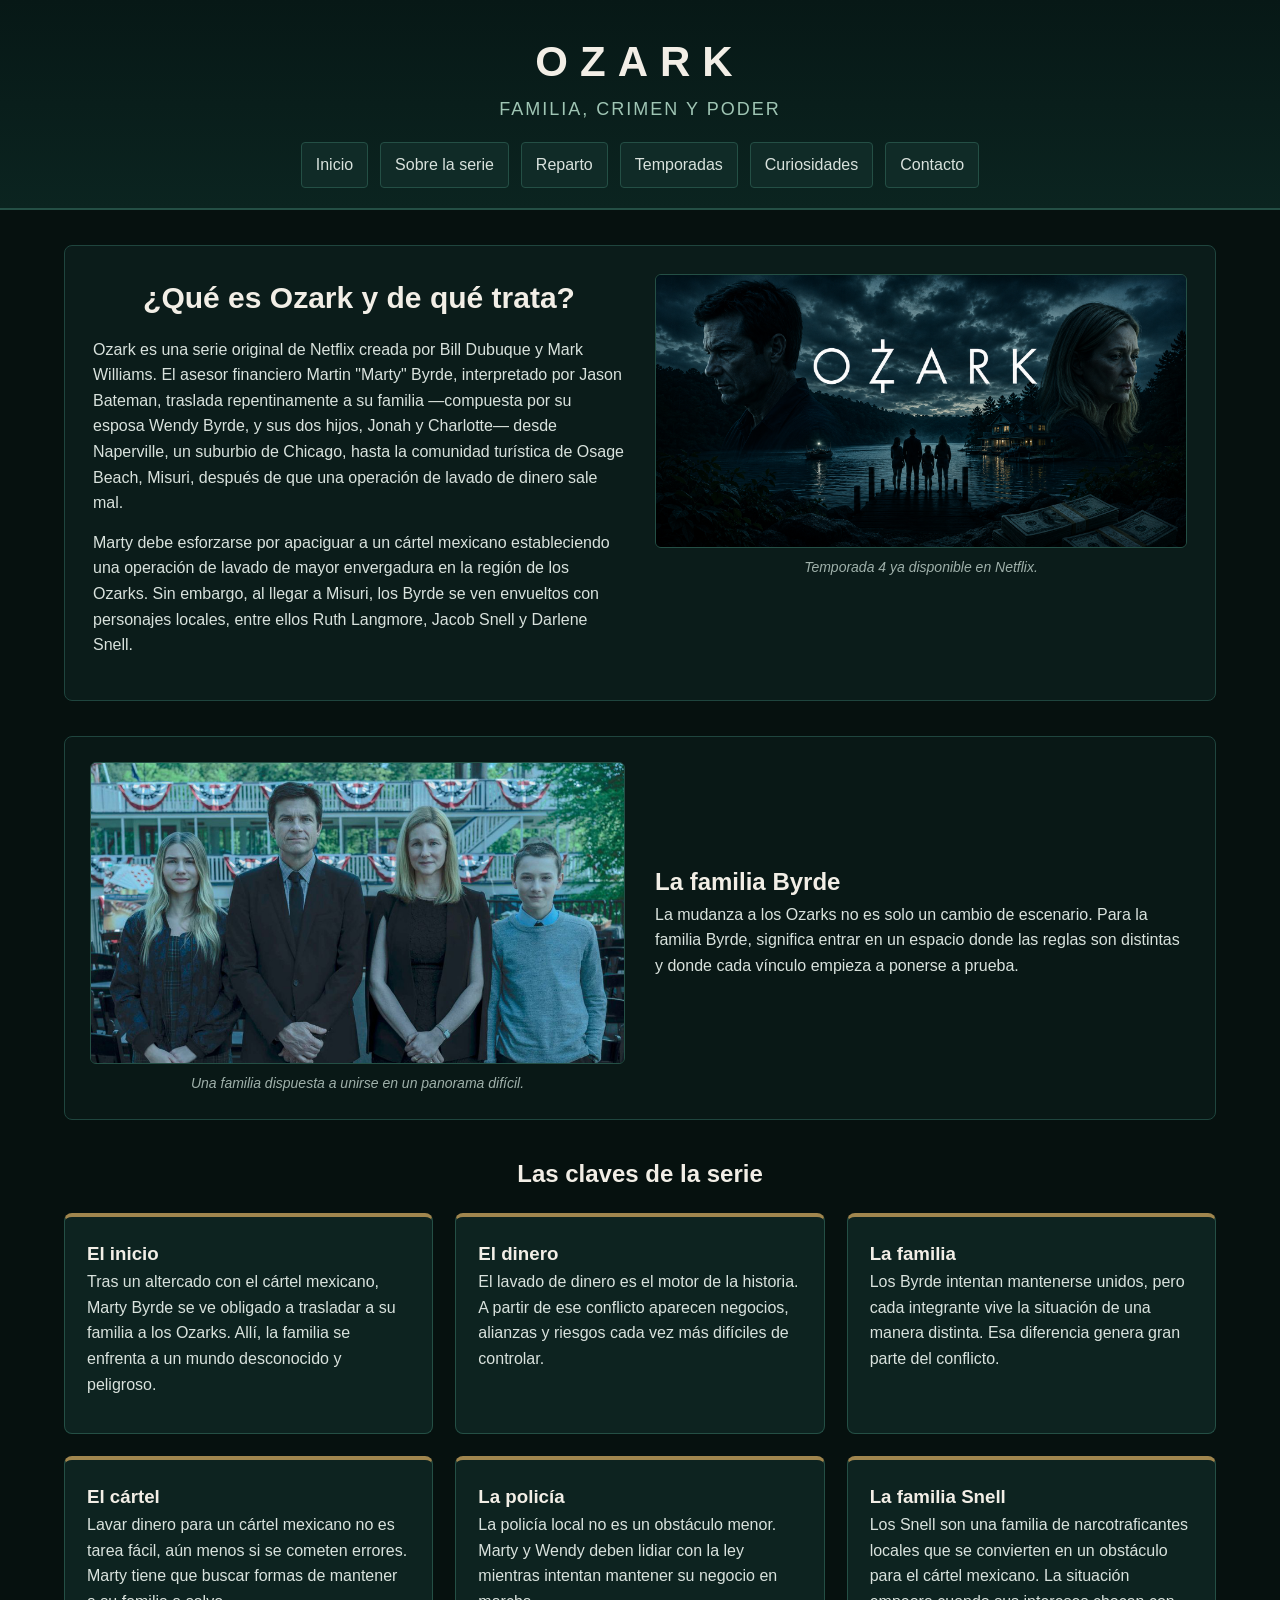
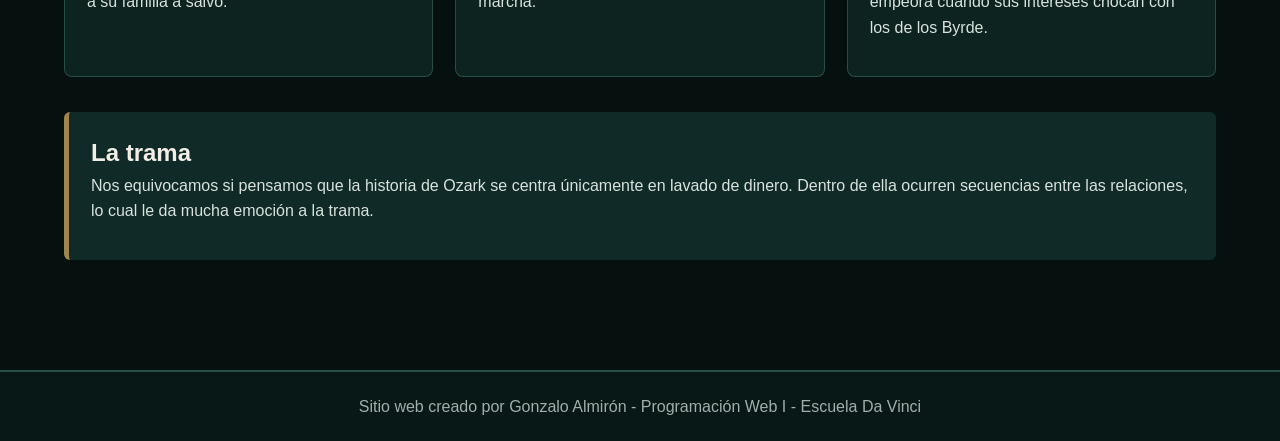
<file: index.html>
<!DOCTYPE html>
<html lang="es">
<head>
    <meta charset="UTF-8">
    <meta name="viewport" content="width=device-width, initial-scale=1.0">
    <title>Inicio - Ozark</title>

    <link rel="icon" href="img/logo-ozark.jpg">
    <link rel="stylesheet" href="css/estilos.css">
</head>
<body>

    <header class="encabezado">
        <h1>
            <span class="marca-ozark">Ozark</span>
            <span class="nombre-sitio">familia, crimen y poder</span>
        </h1>

        <nav class="navegacion">
            <ul>
                <li><a href="index.html">Inicio</a></li>
                <li><a href="paginas/info.html">Sobre la serie</a></li>
                <li><a href="paginas/reparto.html">Reparto</a></li>
                <li><a href="paginas/temporadas.html">Temporadas</a></li>
                <li><a href="paginas/curiosidades.html">Curiosidades</a></li>
                <li><a href="paginas/contacto.html">Contacto</a></li>
            </ul>
        </nav>
    </header>

    <main>
        <section class="presentacion">
            <article class="texto-presentacion">
                <h2>¿Qué es Ozark y de qué trata?</h2>

                <p>
                    Ozark es una serie original de Netflix creada por Bill Dubuque y Mark Williams. El asesor financiero Martin "Marty" Byrde, interpretado por Jason Bateman, traslada repentinamente a su familia —compuesta por su esposa Wendy Byrde, y sus dos hijos, Jonah y Charlotte— desde Naperville, un suburbio de Chicago, hasta la comunidad turística de Osage Beach, Misuri, después de que una operación de lavado de dinero sale mal.
                </p>

                <p>
                    Marty debe esforzarse por apaciguar a un cártel mexicano estableciendo una operación de lavado de mayor envergadura en la región de los Ozarks. Sin embargo, al llegar a Misuri, los Byrde se ven envueltos con personajes locales, entre ellos Ruth Langmore, Jacob Snell y Darlene Snell.
                </p>
            </article>

            <figure class="imagen-principal">
                <img src="img/ozarkindex.jpg" alt="Banner de la serie Ozark">
                <figcaption>Temporada 4 ya disponible en Netflix.</figcaption>
            </figure>
        </section>

        <section class="galeria-inicio">
            <figure class="imagen-secundaria">
                <img src="img/familia.jpg" alt="Familia Byrde">
                <figcaption>Una familia dispuesta a unirse en un panorama difícil.</figcaption>
            </figure>

            <article class="texto-secundario">
                <h2>La familia Byrde</h2>

                <p>
                    La mudanza a los Ozarks no es solo un cambio de escenario. Para la familia Byrde,
                    significa entrar en un espacio donde las reglas son distintas y donde cada vínculo
                    empieza a ponerse a prueba.
                </p>
            </article>
        </section>

        <section class="claves-inicio">
            <h2>Las claves de la serie</h2>

            <div class="tarjetas-claves">
                <article class="tarjeta tarjeta-clave">
                    <h3>El inicio</h3>

                    <p>
                        Tras un altercado con el cártel mexicano, Marty Byrde se ve obligado a trasladar a su familia a los Ozarks. Allí, la familia se enfrenta a un mundo desconocido y peligroso.
                    </p>
                </article>

                <article class="tarjeta tarjeta-clave">
                    <h3>El dinero</h3>

                    <p>
                        El lavado de dinero es el motor de la historia. A partir de ese conflicto
                        aparecen negocios, alianzas y riesgos cada vez más difíciles de controlar.
                    </p>
                </article>

                <article class="tarjeta tarjeta-clave">
                    <h3>La familia</h3>

                    <p>
                        Los Byrde intentan mantenerse unidos, pero cada integrante vive la situación
                        de una manera distinta. Esa diferencia genera gran parte del conflicto.
                    </p>
                </article>

                <article class="tarjeta tarjeta-clave">
                    <h3>El cártel</h3>

                    <p>
                        Lavar dinero para un cártel mexicano no es tarea fácil, aún menos si se cometen errores. Marty tiene que buscar formas de mantener a su familia a salvo.
                    </p>
                </article>

                <article class="tarjeta tarjeta-clave">
                    <h3>La policía</h3>

                    <p>
                        La policía local no es un obstáculo menor. Marty y Wendy deben lidiar con la ley
                        mientras intentan mantener su negocio en marcha.
                    </p>
                </article>

                <article class="tarjeta tarjeta-clave">
                    <h3>La familia Snell</h3>

                    <p>
                        Los Snell son una familia de narcotraficantes locales que se convierten en un obstáculo
                        para el cártel mexicano. La situación empeora cuando sus intereses chocan con los de los Byrde.
                    </p>
                </article>
            </div>
        </section>

        <aside class="dato-destacado">
            <h2>La trama</h2>

            <p>
                Nos equivocamos si pensamos que la historia de Ozark se centra únicamente en lavado de dinero. Dentro de ella ocurren secuencias entre las relaciones, lo cual le da mucha emoción a la trama.
            </p>
        </aside>
    </main>

    <footer>
        <p>Sitio web creado por Gonzalo Almirón - Programación Web I - Escuela Da Vinci</p>
    </footer>

</body>
</html>
</file>
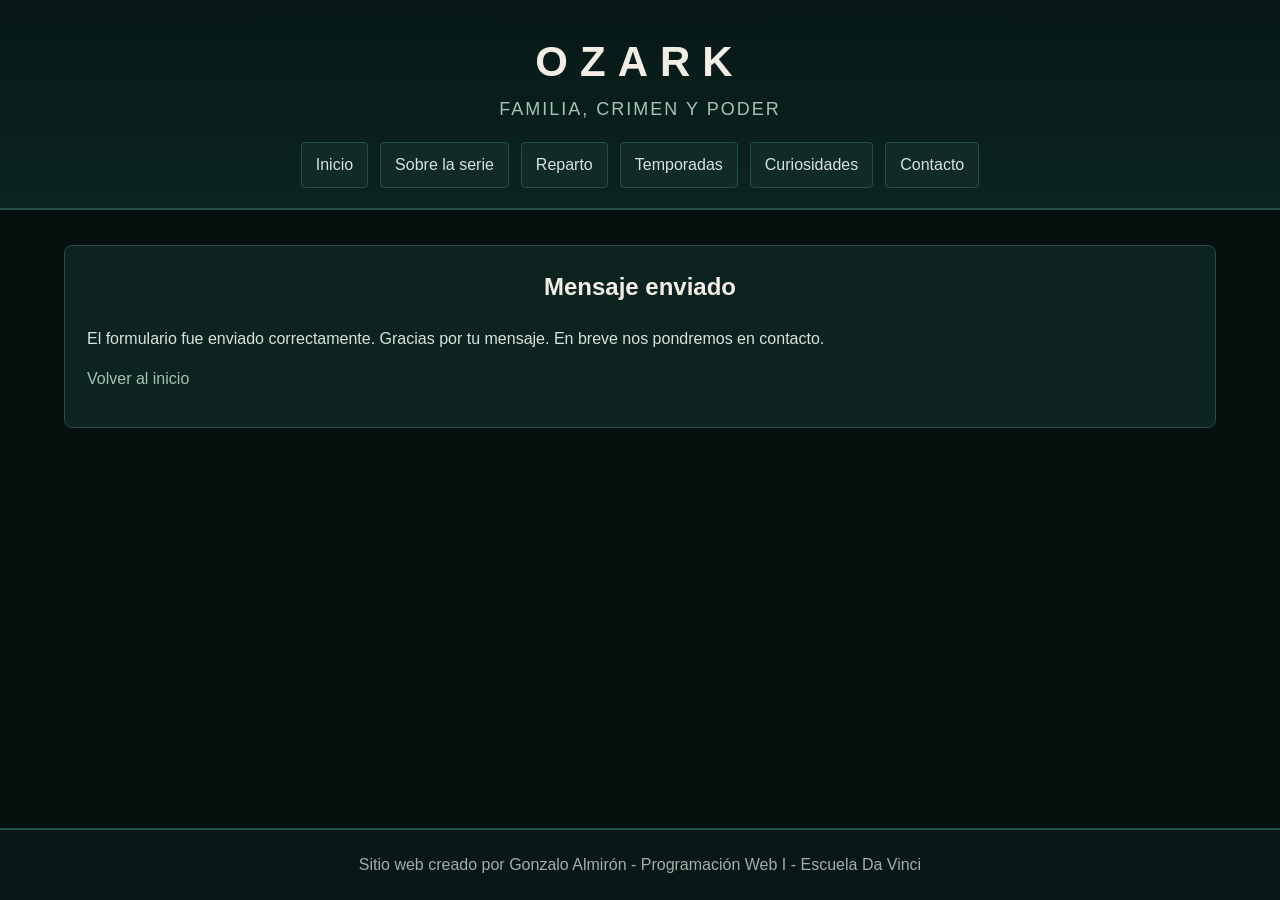
<file: confirmacion.html>
<!DOCTYPE html>
<html lang="es">
<head>
    <meta charset="UTF-8">
    <meta name="viewport" content="width=device-width, initial-scale=1.0">
    <title>Mensaje enviado - Ozark</title>

    <link rel="icon" href="img/logo-ozark.jpg">
    <link rel="stylesheet" href="css/estilos.css">
</head>
<body>

    <header class="encabezado">
        <h1>
            <span class="marca-ozark">Ozark</span>
            <span class="nombre-sitio">familia, crimen y poder</span>
        </h1>

        <nav class="navegacion">
            <ul>
                <li><a href="index.html">Inicio</a></li>
                <li><a href="paginas/info.html">Sobre la serie</a></li>
                <li><a href="paginas/reparto.html">Reparto</a></li>
                <li><a href="paginas/temporadas.html">Temporadas</a></li>
                <li><a href="paginas/curiosidades.html">Curiosidades</a></li>
                <li><a href="paginas/contacto.html">Contacto</a></li>
            </ul>
        </nav>
    </header>

    <main>
        <section class="bloques-inicio">
            <article class="tarjeta">
                <h2>Mensaje enviado</h2>

                <p>
                    El formulario fue enviado correctamente. Gracias por tu mensaje. En breve nos pondremos en contacto.
                </p>

                <p>
                    <a href="index.html">Volver al inicio</a>
                </p>
            </article>
        </section>
    </main>

    <footer>
        <p>Sitio web creado por Gonzalo Almirón - Programación Web I - Escuela Da Vinci</p>
    </footer>

</body>
</html>
</file>
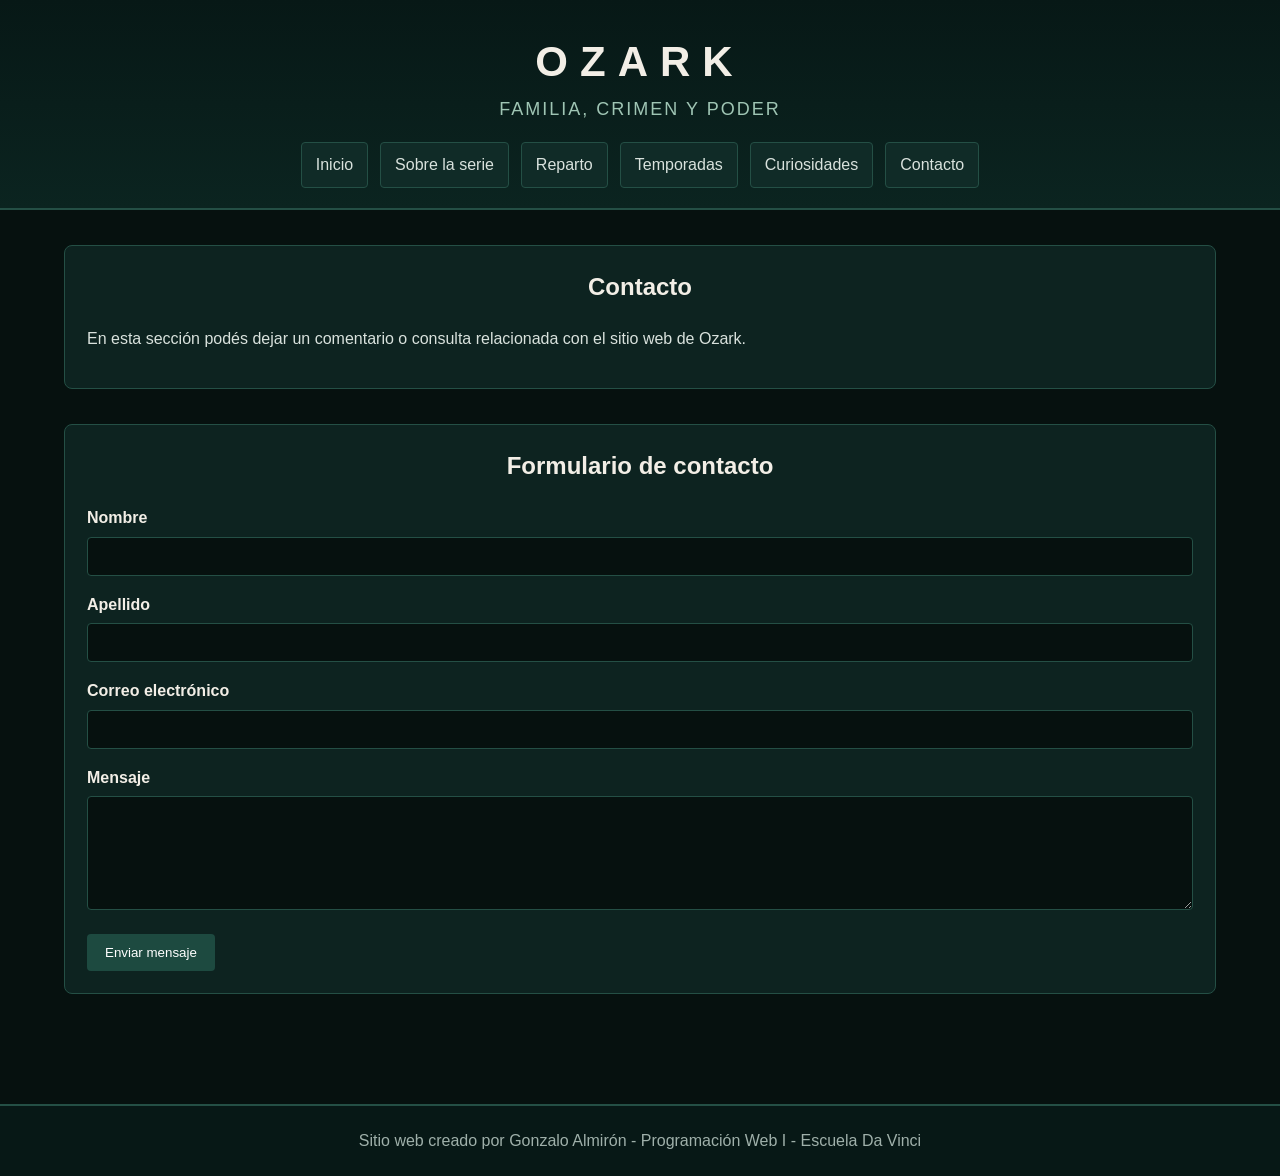
<file: paginas/contacto.html>
<!DOCTYPE html>
<html lang="es">
<head>
    <meta charset="UTF-8">
    <meta name="viewport" content="width=device-width, initial-scale=1.0">
    <title>Contacto - Ozark</title>

    <link rel="icon" href="../img/logo-ozark.jpg">
    <link rel="stylesheet" href="../css/estilos.css">
</head>
<body>

    <header class="encabezado">
        <h1>
            <span class="marca-ozark">Ozark</span>
            <span class="nombre-sitio">familia, crimen y poder</span>
        </h1>

        <nav class="navegacion">
            <ul>
                <li><a href="../index.html">Inicio</a></li>
                <li><a href="info.html">Sobre la serie</a></li>
                <li><a href="reparto.html">Reparto</a></li>
                <li><a href="temporadas.html">Temporadas</a></li>
                <li><a href="curiosidades.html">Curiosidades</a></li>
                <li><a href="contacto.html">Contacto</a></li>
            </ul>
        </nav>
    </header>

    <main>
        <section class="bloques-inicio">
            <article class="tarjeta">
                <h2>Contacto</h2>

                <p>
                    En esta sección podés dejar un comentario o consulta relacionada con el sitio web de Ozark.
                </p>
            </article>
        </section>

        <section class="bloques-inicio">
            <article class="tarjeta">
                <h2>Formulario de contacto</h2>

                <form action="../confirmacion.html" method="get">
                    <div>
                        <label for="nombre">Nombre</label>
                        <input
                            type="text"
                            id="nombre"
                            name="nombre"
                            required
                            minlength="2">
                    </div>

                    <div>
                        <label for="apellido">Apellido</label>
                        <input
                            type="text"
                            id="apellido"
                            name="apellido"
                            required
                            minlength="2">
                    </div>

                    <div>
                        <label for="email">Correo electrónico</label>
                        <input
                            type="email"
                            id="email"
                            name="email"
                            required>
                    </div>

                    <div>
                        <label for="mensaje">Mensaje</label>
                        <textarea
                            id="mensaje"
                            name="mensaje"
                            rows="6"
                            required
                            minlength="10"></textarea>
                    </div>

                    <button type="submit">Enviar mensaje</button>
                </form>
            </article>
        </section>
    </main>

    <footer >
        <p>Sitio web creado por Gonzalo Almirón - Programación Web I - Escuela Da Vinci</p>
    </footer>

</body>
</html>
</file>
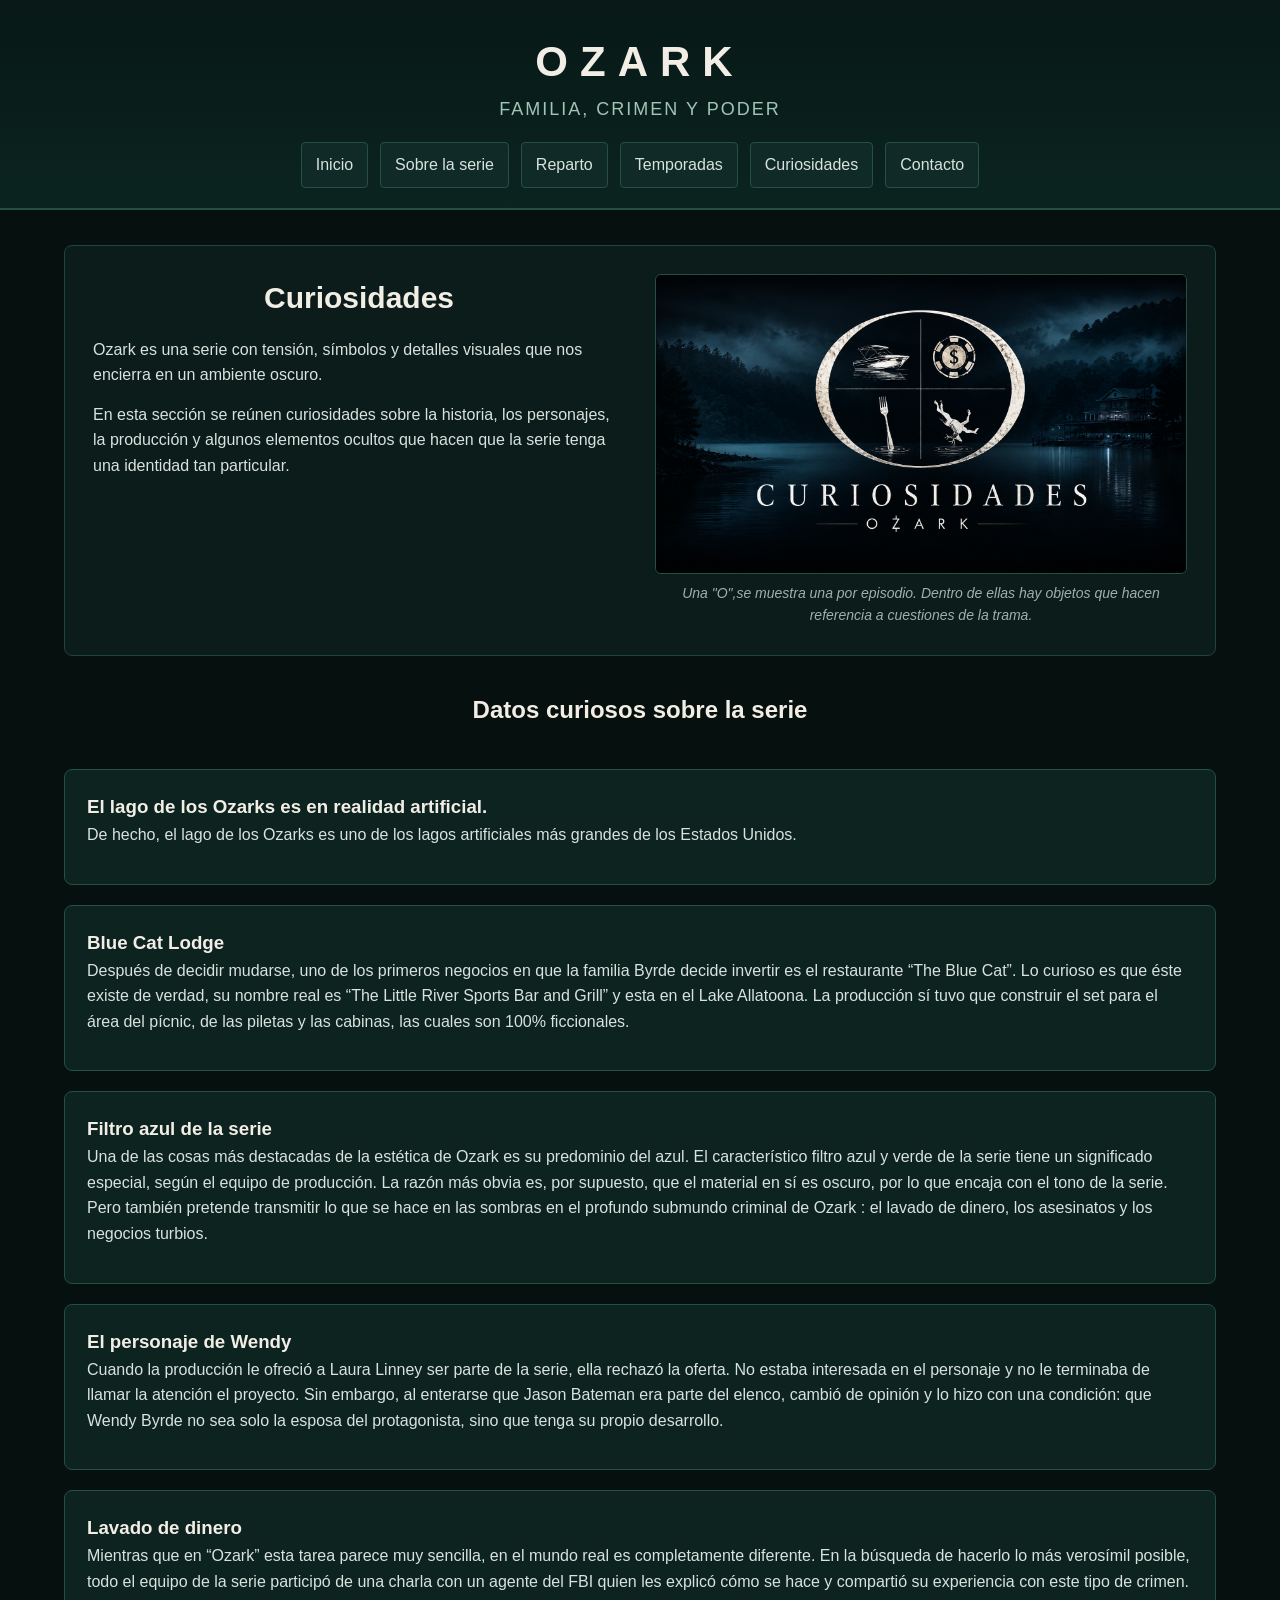
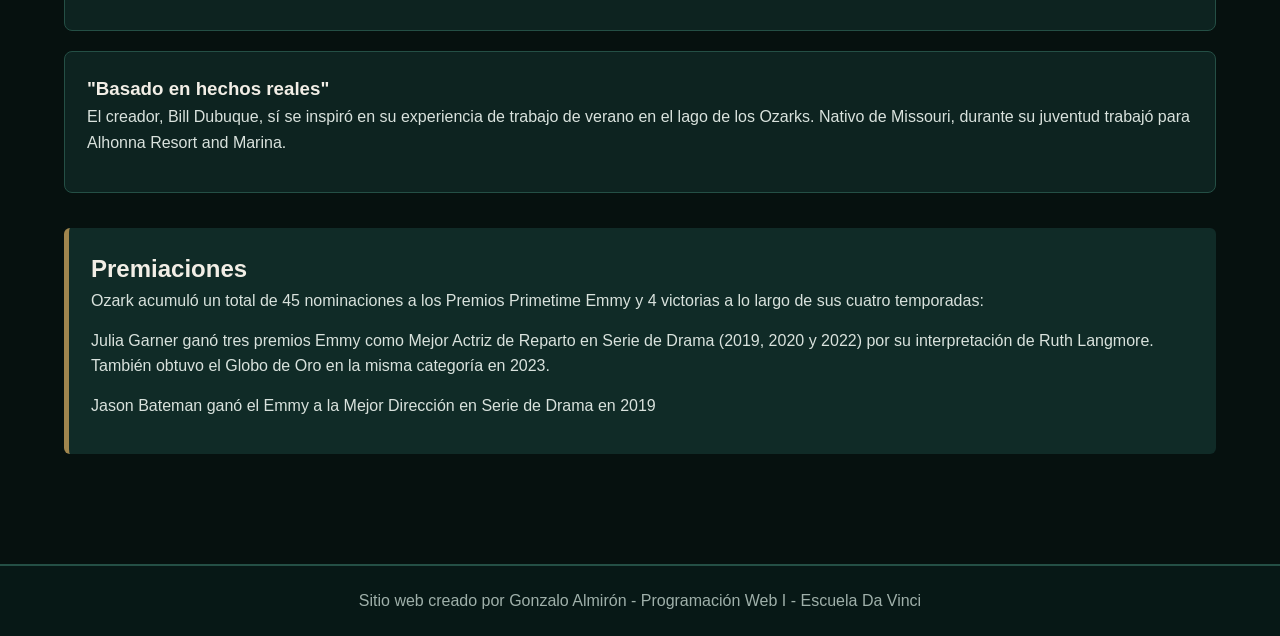
<file: paginas/curiosidades.html>
<!DOCTYPE html>
<html lang="es">
<head>
    <meta charset="UTF-8">
    <meta name="viewport" content="width=device-width, initial-scale=1.0">
    <title>Curiosidades - Ozark</title>

    <link rel="icon" href="../img/logo-ozark.jpg">
    <link rel="stylesheet" href="../css/estilos.css">
</head>
<body>

    <header class="encabezado">
        <h1>
            <span class="marca-ozark">Ozark</span>
            <span class="nombre-sitio">familia, crimen y poder</span>
        </h1>

        <nav class="navegacion">
            <ul>
                <li><a href="../index.html">Inicio</a></li>
                <li><a href="info.html">Sobre la serie</a></li>
                <li><a href="reparto.html">Reparto</a></li>
                <li><a href="temporadas.html">Temporadas</a></li>
                <li><a href="curiosidades.html">Curiosidades</a></li>
                <li><a href="contacto.html">Contacto</a></li>
            </ul>
        </nav>
    </header>

    <main>
        <section class="presentacion">
            <article class="texto-presentacion">
                <h2>Curiosidades</h2>

                <p>
                    Ozark es una serie con tensión, símbolos y detalles visuales que nos encierra en un ambiente oscuro. 
                </p>

                <p>
                   En esta sección se reúnen curiosidades sobre la historia, los personajes, la producción y algunos elementos ocultos que hacen que la serie tenga una identidad tan particular.
                </p>
            </article>

            <figure class="imagen-principal">
                <img src="../img/curiosidades.jpg" alt="Marty Byrde esposado en una escena de Ozark">
                <figcaption>Una "O",se muestra una por episodio. Dentro de ellas hay objetos que hacen referencia a cuestiones de la trama. </figcaption>
            </figure>
        </section>

        <section class="bloques-inicio">
            <h2>Datos curiosos sobre la serie</h2>

            <article class="tarjeta">
                <h3>El lago de los Ozarks es en realidad artificial.</h3>

                <p>
                    De hecho, el lago de los Ozarks es uno de los lagos artificiales más grandes de los Estados Unidos.
                </p>
            </article>

            <article class="tarjeta">
                <h3>Blue Cat Lodge</h3>

                <p>
                    Después de decidir mudarse, uno de los primeros negocios en que la familia Byrde decide invertir es el restaurante “The Blue Cat”. Lo curioso es que éste existe de verdad, su nombre real es “The Little River Sports Bar and Grill” y esta en el Lake Allatoona. La producción sí tuvo que construir el set para el área del pícnic, de las piletas y las cabinas, las cuales son 100% ficcionales.
                </p>
            </article>

            <article class="tarjeta">
                <h3>Filtro azul de la serie</h3>

                <p>
                    Una de las cosas más destacadas de la estética de Ozark es su predominio del azul. El característico filtro azul y verde de la serie tiene un significado especial, según el equipo de producción. La razón más obvia es, por supuesto, que el material en sí es oscuro, por lo que encaja con el tono de la serie. Pero también pretende transmitir lo que se hace en las sombras en el profundo submundo criminal de Ozark : el lavado de dinero, los asesinatos y los negocios turbios. 
                </p>
            </article>

            <article class="tarjeta">
                <h3>El personaje de Wendy</h3>

                <p>
                    Cuando la producción le ofreció a Laura Linney ser parte de la serie, ella rechazó la oferta. No estaba interesada en el personaje y no le terminaba de llamar la atención el proyecto. Sin embargo, al enterarse que Jason Bateman era parte del elenco, cambió de opinión y lo hizo con una condición: que Wendy Byrde no sea solo la esposa del protagonista, sino que tenga su propio desarrollo. 
                </p>
            </article>

            <article class="tarjeta">
                <h3>Lavado de dinero</h3>

                <p>
                   Mientras que en “Ozark” esta tarea parece muy sencilla, en el mundo real es completamente diferente. En la búsqueda de hacerlo lo más verosímil posible, todo el equipo de la serie participó de una charla con un agente del FBI quien les explicó cómo se hace y compartió su experiencia con este tipo de crimen.
                </p>
            </article>

            <article class="tarjeta">
                <h3>"Basado en hechos reales"</h3>

                <p>
                    El creador, Bill Dubuque, sí se inspiró en su experiencia de trabajo de verano en el lago de los Ozarks. Nativo de Missouri, durante su juventud trabajó para Alhonna Resort and Marina.
                </p>
            </article>
        </section>

        <aside class="dato-destacado">
            <h2>Premiaciones</h2>

            <p>
                Ozark acumuló un total de 45 nominaciones a los Premios Primetime Emmy y 4 victorias a lo largo de sus cuatro temporadas:
            </p>
            <p>Julia Garner ganó tres premios Emmy como Mejor Actriz de Reparto en Serie de Drama (2019, 2020 y 2022) por su interpretación de Ruth Langmore. También obtuvo el Globo de Oro en la misma categoría en 2023.</p>
            <p>Jason Bateman ganó el Emmy a la Mejor Dirección en Serie de Drama en 2019</p>
        </aside>
    </main>

    <footer>
        <p>Sitio web creado por Gonzalo Almirón - Programación Web I - Escuela Da Vinci</p>
    </footer>

</body>
</html>
</file>
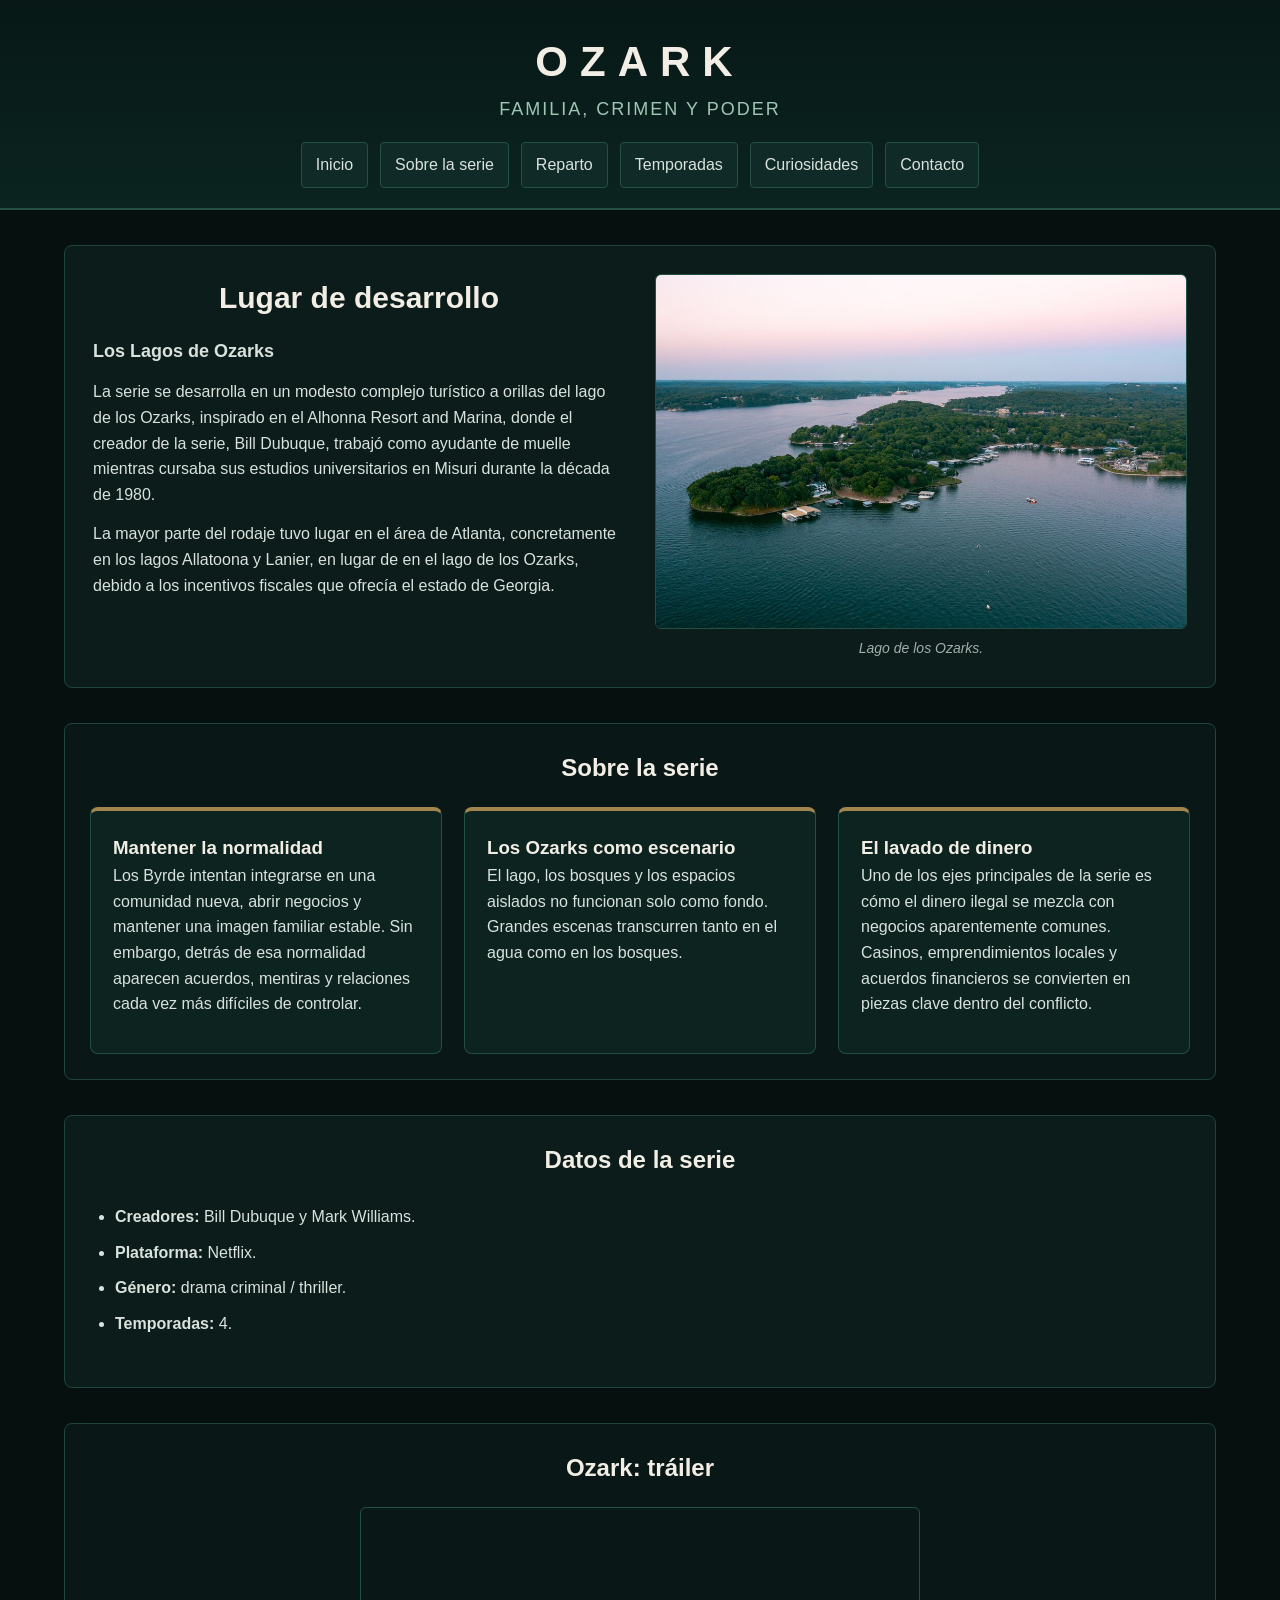
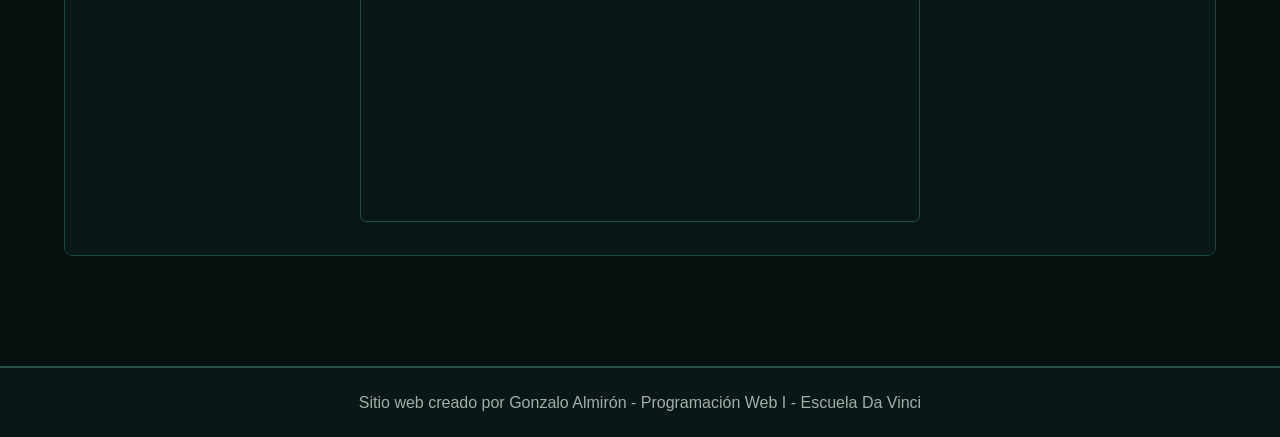
<file: paginas/info.html>
<!DOCTYPE html>
<html lang="es">
<head>
    <meta charset="UTF-8">
    <meta name="viewport" content="width=device-width, initial-scale=1.0">
    <title>Ozark : Información</title>

    <link rel="icon" href="../img/logo-ozark.jpg">
    <link rel="stylesheet" href="../css/estilos.css">
</head>
<body>

    <header class="encabezado">
        <h1>
            <span class="marca-ozark">Ozark</span>
            <span class="nombre-sitio">familia, crimen y poder</span>
        </h1>

        <nav class="navegacion">
            <ul>
                <li><a href="../index.html">Inicio</a></li>
                <li><a href="info.html">Sobre la serie</a></li>
                <li><a href="reparto.html">Reparto</a></li>
                <li><a href="temporadas.html">Temporadas</a></li>
                <li><a href="curiosidades.html">Curiosidades</a></li>
                <li><a href="contacto.html">Contacto</a></li>
            </ul>
        </nav>
    </header>

    <main>
        <section class="presentacion">
            <article class="texto-presentacion">
                <h2>Lugar de desarrollo</h2>

                <p class="texto-importante">
                    Los Lagos de Ozarks
                </p>

                <p>
                    La serie se desarrolla en un modesto complejo turístico a orillas del lago de los Ozarks, inspirado en el Alhonna Resort and Marina, donde el creador de la serie, Bill Dubuque, trabajó como ayudante de muelle mientras cursaba sus estudios universitarios en Misuri durante la década de 1980.
                </p>

                <p>
                    La mayor parte del rodaje tuvo lugar en el área de Atlanta, concretamente en los lagos Allatoona y Lanier, en lugar de en el lago de los Ozarks, debido a los incentivos fiscales que ofrecía el estado de Georgia.
                </p>
            </article>

            <figure class="imagen-principal">
                <img src="../img/ozark-bosque.jpeg" alt="Imagen promocional oscura de la serie Ozark">
                <figcaption>Lago de los Ozarks.</figcaption>
            </figure>
        </section>

        <section class="info-serie">
            <h2>Sobre la serie</h2>

            <div class="tarjetas-claves">
                <article class="tarjeta tarjeta-clave">
                    <h3>Mantener la normalidad</h3>

                    <p>
                        Los Byrde intentan integrarse en una comunidad nueva, abrir negocios y mantener
                        una imagen familiar estable. Sin embargo, detrás de esa normalidad aparecen
                        acuerdos, mentiras y relaciones cada vez más difíciles de controlar.
                    </p>
                </article>

                <article class="tarjeta tarjeta-clave">
                    <h3>Los Ozarks como escenario</h3>

                    <p>
                        El lago, los bosques y los espacios aislados no funcionan solo como fondo.
                        Grandes escenas transcurren tanto en el agua como en los bosques.
                    </p>
                </article>

                <article class="tarjeta tarjeta-clave">
                    <h3>El lavado de dinero</h3>

                    <p>
                        Uno de los ejes principales de la serie es cómo el dinero ilegal se mezcla con negocios aparentemente comunes. Casinos, emprendimientos locales y acuerdos financieros se convierten en piezas clave dentro del conflicto.
                    </p>
                </article>
            </div>
        </section>

        <section class="datos-serie">
            <h2>Datos de la serie</h2>

            <ul class="lista-datos">
                <li><strong>Creadores:</strong> Bill Dubuque y Mark Williams.</li>
                <li><strong>Plataforma:</strong> Netflix.</li>
                <li><strong>Género:</strong> drama criminal / thriller.</li>
                <li><strong>Temporadas:</strong> 4.</li>
            </ul>
        </section>

        <section class="trailer">
            <article>
                <h2>Ozark: tráiler</h2>

                <iframe
                    width="560"
                    height="315"
                    src="https://www.youtube.com/embed/5hAXVqrljbs"
                    title="Tráiler oficial de Ozark"
                    allowfullscreen>
                </iframe>
            </article>
        </section>
    </main>

    <footer>
        <p>Sitio web creado por Gonzalo Almirón - Programación Web I - Escuela Da Vinci</p>
    </footer>

</body>
</html>
</file>
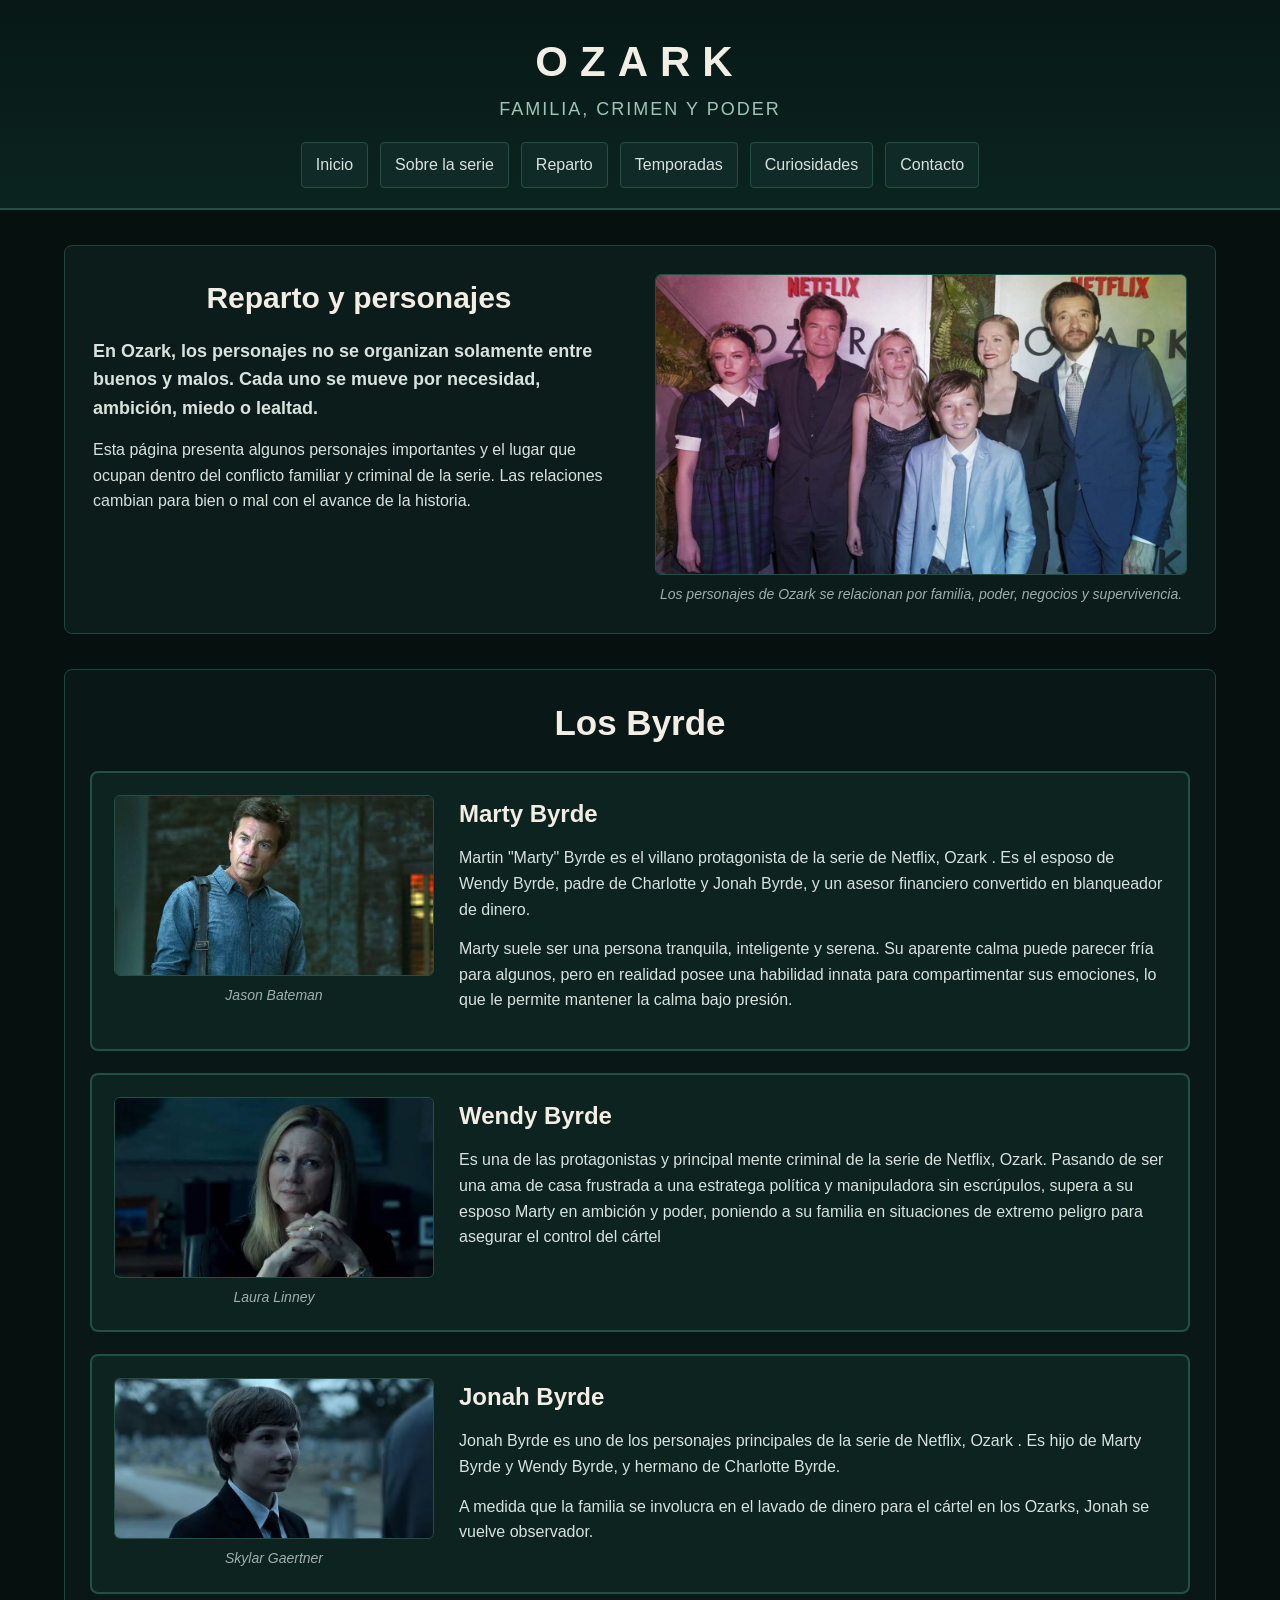
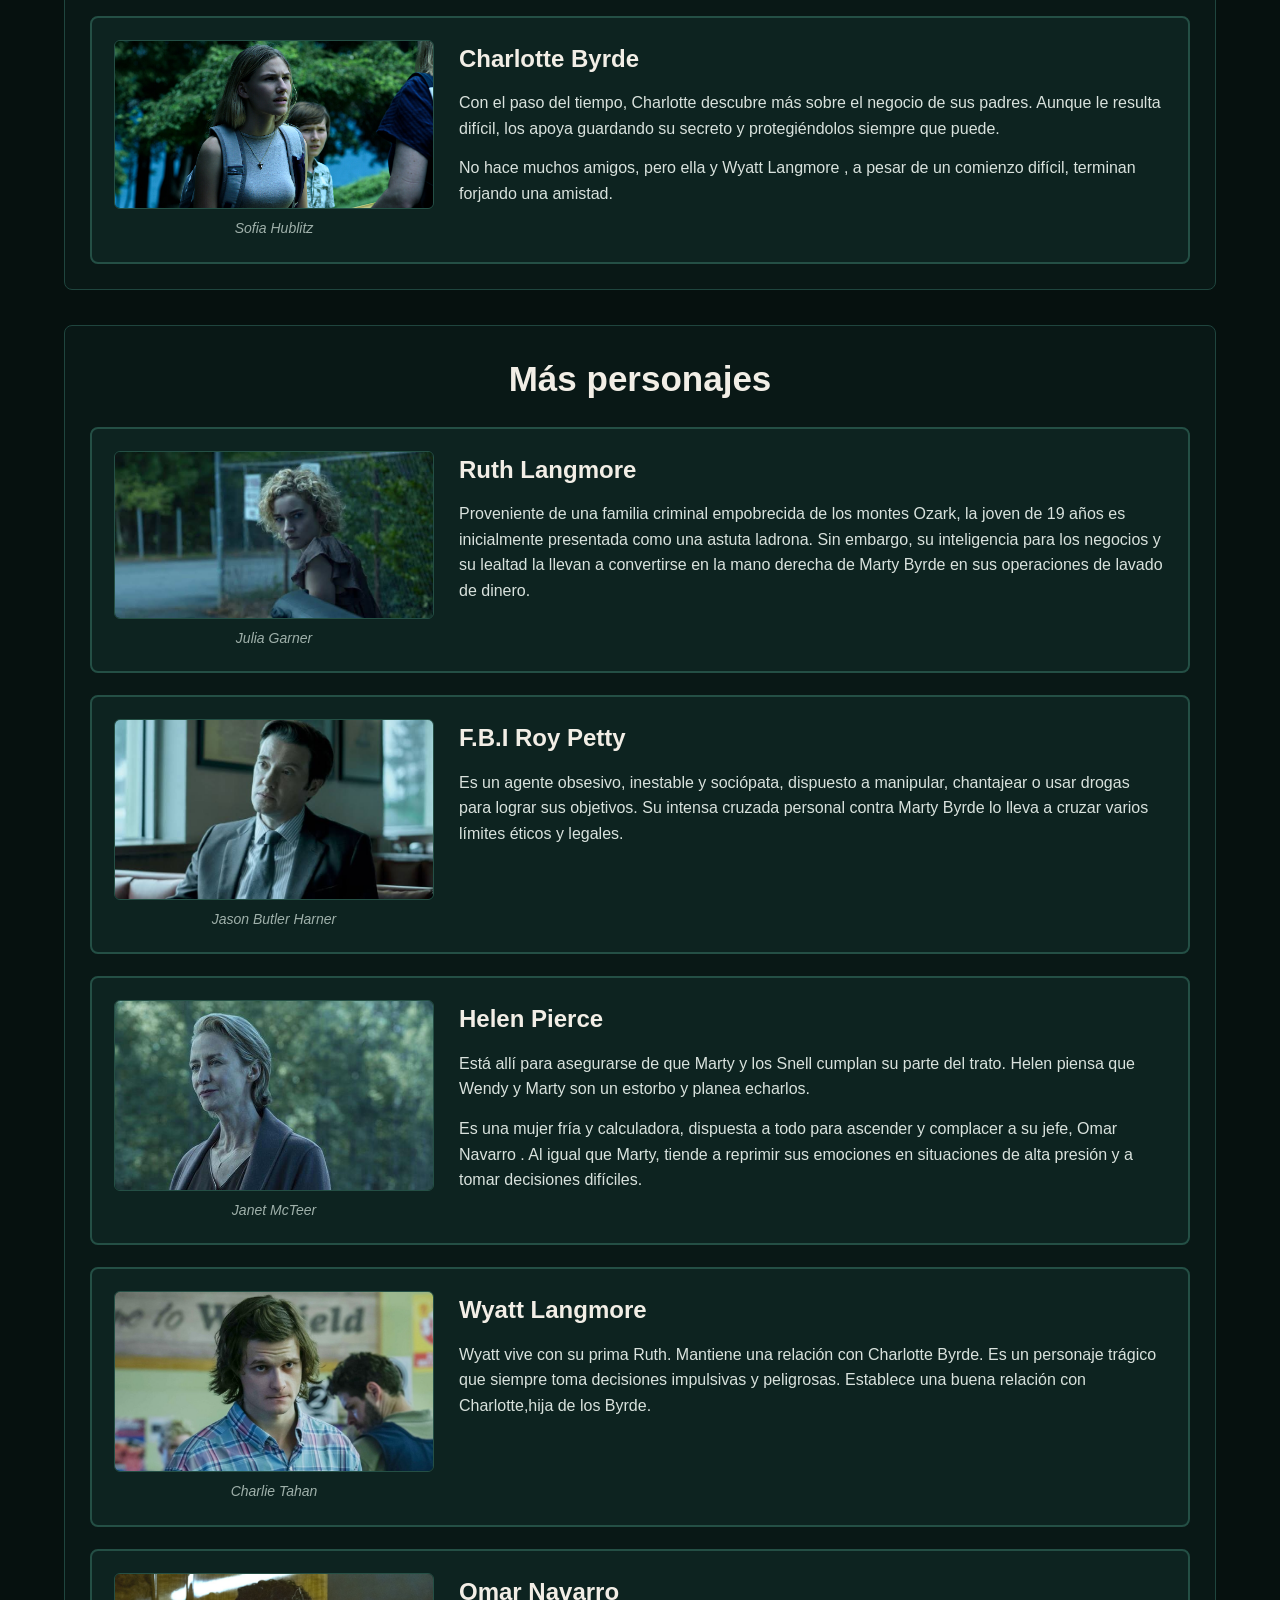
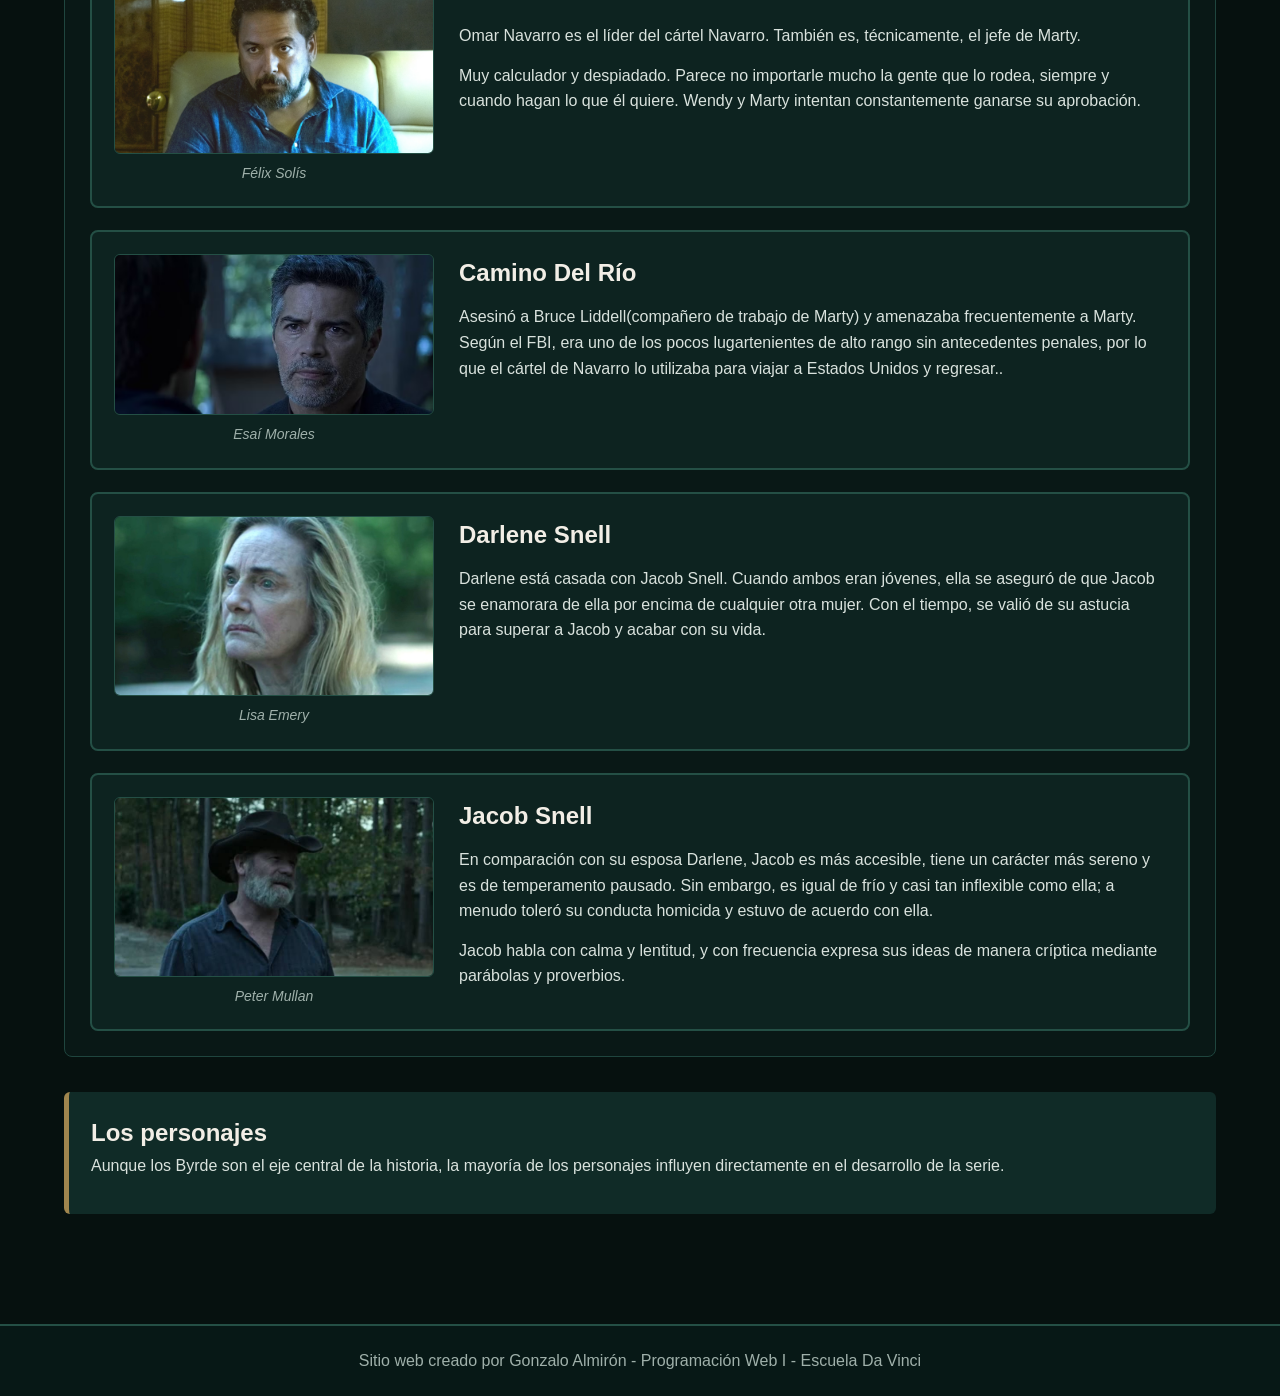
<file: paginas/reparto.html>
<!DOCTYPE html>
<html lang="es">
<head>
    <meta charset="UTF-8">
    <meta name="viewport" content="width=device-width, initial-scale=1.0">
    <title>Reparto - Ozark</title>

    <link rel="icon" href="../img/logo-ozark.jpg">
    <link rel="stylesheet" href="../css/estilos.css">
</head>
<body>

    <header class="encabezado">
        <h1>
            <span class="marca-ozark">Ozark</span>
            <span class="nombre-sitio">familia, crimen y poder</span>
        </h1>

        <nav class="navegacion">
            <ul>
                <li><a href="../index.html">Inicio</a></li>
                <li><a href="info.html">Sobre la serie</a></li>
                <li><a href="reparto.html">Reparto</a></li>
                <li><a href="temporadas.html">Temporadas</a></li>
                <li><a href="curiosidades.html">Curiosidades</a></li>
                <li><a href="contacto.html">Contacto</a></li>
            </ul>
        </nav>
    </header>

    <main>
        <section class="presentacion">
            <article class="texto-presentacion">
                <h2>Reparto y personajes</h2>

                <p class="texto-importante">
                    En Ozark, los personajes no se organizan solamente entre buenos y malos.
                    Cada uno se mueve por necesidad, ambición, miedo o lealtad.
                </p>

                <p>
                    Esta página presenta algunos personajes importantes y el lugar que ocupan dentro
                    del conflicto familiar y criminal de la serie. Las relaciones cambian para bien o mal  con el avance de la historia.
                </p>
            </article>

            <figure class="imagen-principal">
                <img src="../img/reparto.jpg" alt="Imagen general del reparto principal de Ozark">
                <figcaption>Los personajes de Ozark se relacionan por familia, poder, negocios y supervivencia.</figcaption>
            </figure>
        </section>

        <section class="reparto">
            <h2>Los Byrde</h2>

            <div class="foto-personaje">
                <article class="personaje">
                    <figure>
                        <img src="../img/elenco/jasonbateman.jpg" alt="Jason Bateman como Marty Byrde en Ozark">
                        <figcaption>Jason Bateman</figcaption>
                    </figure>

                    <div class="contenido-personaje">
                        <h3>Marty Byrde</h3>

                        <p>
                            Martin "Marty" Byrde es el villano protagonista de la serie de Netflix, Ozark . Es el esposo de Wendy Byrde, padre de Charlotte y Jonah Byrde, y un asesor financiero convertido en blanqueador de dinero.
                        </p>
                        <p>Marty suele ser una persona tranquila, inteligente y serena. Su aparente calma puede parecer fría para algunos, pero en realidad posee una habilidad innata para compartimentar sus emociones, lo que le permite mantener la calma bajo presión. </p>
                    </div>
                </article>

                <article class="personaje">
                    <figure>
                        <img src="../img/elenco/wendy.jpg" alt="Laura Linney como Wendy Byrde en Ozark">
                        <figcaption>Laura Linney</figcaption>
                    </figure>

                    <div class="contenido-personaje">
                        <h3>Wendy Byrde</h3>

                        <p>
                           Es una de las protagonistas y principal mente criminal de la serie de Netflix, Ozark. Pasando de ser una ama de casa frustrada a una estratega política y manipuladora sin escrúpulos, supera a su esposo Marty en ambición y poder, poniendo a su familia en situaciones de extremo peligro para asegurar el control del cártel
                        </p>
                    </div>
                </article>

                <article class="personaje">
                    <figure>
                        <img src="../img/elenco/guachin.jpg" alt="Skylar Gaertner como Jonah Byrde en Ozark">
                        <figcaption>Skylar Gaertner</figcaption>
                    </figure>

                    <div class="contenido-personaje">
                        <h3>Jonah Byrde</h3>

                        <p>
                           Jonah Byrde es uno de los personajes principales de la serie de Netflix, Ozark . Es hijo de Marty Byrde y Wendy Byrde, y hermano de Charlotte Byrde.
                        </p>

                        <p>
                            A medida que la familia se involucra en el lavado de dinero para el cártel en los Ozarks, Jonah se vuelve observador.
                        </p>
                    </div>
                </article>

                 <article class="personaje">
                    <figure>
                        <img src="../img/elenco/rubia.jpg" alt="Sofia Hublitz como Charlotte Byrde en Ozark">
                        <figcaption>Sofia Hublitz</figcaption>
                    </figure>

                    <div class="contenido-personaje">
                        <h3>Charlotte Byrde</h3>

                        <p>
                           Con el paso del tiempo, Charlotte descubre más sobre el negocio de sus padres. Aunque le resulta difícil, los apoya guardando su secreto y protegiéndolos siempre que puede.
                        </p>
                        <p>
                            No hace muchos amigos, pero ella y Wyatt Langmore , a pesar de un comienzo difícil, terminan forjando una amistad.
                        </p>
                    </div>
                </article>
            </div>
        </section>

        <section class="reparto">
            <h2>Más personajes</h2>

            <div class="foto-personaje">
                <article class="personaje">
                    <figure>
                        <img src="../img/elenco/ruth.jpg" alt="Julia Garner como Ruth Langmore en Ozark">
                        <figcaption>Julia Garner</figcaption>
                    </figure>

                    <div class="contenido-personaje">
                        <h3>Ruth Langmore</h3>

                        <p>
                           Proveniente de una familia criminal empobrecida de los montes Ozark, la joven de 19 años es inicialmente presentada como una astuta ladrona. Sin embargo, su inteligencia para los negocios y su lealtad la llevan a convertirse en la mano derecha de Marty Byrde en sus operaciones de lavado de dinero.
                        </p>
                        
                    </div>
                </article>

                <article class="personaje">
                    <figure>
                        <img src="../img/elenco/royPetty.jpg" alt="Jason Butler Harner como Roy Petty en Ozark">
                        <figcaption>Jason Butler Harner</figcaption>
                    </figure>

                    <div class="contenido-personaje">
                        <h3>F.B.I Roy Petty</h3>

                        <p>
                           Es un agente obsesivo, inestable y sociópata, dispuesto a manipular, chantajear o usar drogas para lograr sus objetivos. Su intensa cruzada personal contra Marty Byrde lo lleva a cruzar varios límites éticos y legales.
                        </p>

                    </div>
                </article>

                <article class="personaje">
                    <figure>
                        <img src="../img/elenco/helenPierce.jpg" alt="Janet McTeer como Helen Pierce en Ozark">
                        <figcaption>Janet McTeer</figcaption>
                    </figure>

                    <div class="contenido-personaje">
                        <h3>Helen Pierce</h3>

                        <p>
                           Está allí para asegurarse de que Marty y los Snell cumplan su parte del trato.
                           Helen piensa que Wendy y Marty son un estorbo y planea echarlos. 
                        </p>

                        <p>
                            Es una mujer fría y calculadora, dispuesta a todo para ascender y complacer a su jefe, Omar Navarro . Al igual que Marty, tiende a reprimir sus emociones en situaciones de alta presión y a tomar decisiones difíciles. 
                        </p>
                    </div>
                </article>

                 <article class="personaje">
                    <figure>
                        <img src="../img/elenco/wyattLangmore.jpg" alt="Charlie Tahan como Wyatt Langmore en Ozark">
                        <figcaption>Charlie Tahan</figcaption>
                    </figure>

                    <div class="contenido-personaje">
                        <h3>Wyatt Langmore</h3>

                        <p>
                           Wyatt vive con su prima Ruth. Mantiene una relación con Charlotte Byrde. Es un personaje trágico que siempre toma decisiones impulsivas y peligrosas.
                           Establece una buena relación con Charlotte,hija de los Byrde.
                        </p>
                       
                    </div>
                </article>

                <article class="personaje">
                    <figure>
                        <img src="../img/elenco/omarNavarro.jpg" alt="Félix Solís como Omar Navarro en Ozark">
                        <figcaption>Félix Solís</figcaption>
                    </figure>

                    <div class="contenido-personaje">
                        <h3>Omar Navarro</h3>

                        <p>
                          Omar Navarro es el líder del cártel Navarro. También es, técnicamente, el jefe de Marty. 
                        </p>

                        <p>
                             Muy calculador y despiadado. Parece no importarle mucho la gente que lo rodea, siempre y cuando hagan lo que él quiere. Wendy y Marty intentan constantemente ganarse su aprobación.
                        </p>
                    </div>
                </article>

                <article class="personaje">
                    <figure>
                        <img src="../img/elenco/delRio.jpg" alt="Esaí Morales como Del Rio en Ozark">
                        <figcaption>Esaí Morales</figcaption>
                    </figure>

                    <div class="contenido-personaje">
                        <h3>Camino Del Río</h3>

                        <p>
                           Asesinó a Bruce Liddell(compañero de trabajo de Marty) y amenazaba frecuentemente a Marty. Según el FBI, era uno de los pocos lugartenientes de alto rango sin antecedentes penales, por lo que el cártel de Navarro lo utilizaba para viajar a Estados Unidos y regresar..
                        </p>
                    </div>
                </article>


                <article class="personaje">
                    <figure>
                        <img src="../img/elenco/dSnell.jpg" alt="Lisa Emery como Darlene Snell en Ozark">
                        <figcaption>Lisa Emery</figcaption>
                    </figure>

                    <div class="contenido-personaje">
                        <h3>Darlene Snell</h3>

                        <p>
                            Darlene está casada con Jacob Snell. Cuando ambos eran jóvenes, ella se aseguró de que Jacob se enamorara de ella por encima de cualquier otra mujer. Con el tiempo, se valió de su astucia para superar a Jacob y acabar con su vida.
                        </p>
                    </div>
                </article>

                <article class="personaje">
                    <figure>
                        <img src="../img/elenco/jSnell.jpg" alt="Peter Mullan como Jacob Snell en Ozark">
                        <figcaption>Peter Mullan</figcaption>
                    </figure>

                    <div class="contenido-personaje">
                        <h3>Jacob Snell</h3>

                        <p>
                           En comparación con su esposa Darlene, Jacob es más accesible, tiene un carácter más sereno y es de temperamento pausado. Sin embargo, es igual de frío y casi tan inflexible como ella; a menudo toleró su conducta homicida y estuvo de acuerdo con ella.
                        </p>
                        <p>
                            Jacob habla con calma y lentitud, y con frecuencia expresa sus ideas de manera críptica mediante parábolas y proverbios.
                        </p>
                    </div>
                </article>
            </div>
        </section>
<aside class="dato-destacado">
            <h2>Los personajes</h2>

            <p>
                Aunque los Byrde son el eje central de la historia, la mayoría de los personajes influyen directamente en el desarrollo de la serie.
                 
            </p>
        </aside>
        
    </main>

    <footer>
        <p>Sitio web creado por Gonzalo Almirón - Programación Web I - Escuela Da Vinci</p>
    </footer>

</body>
</html>
</file>
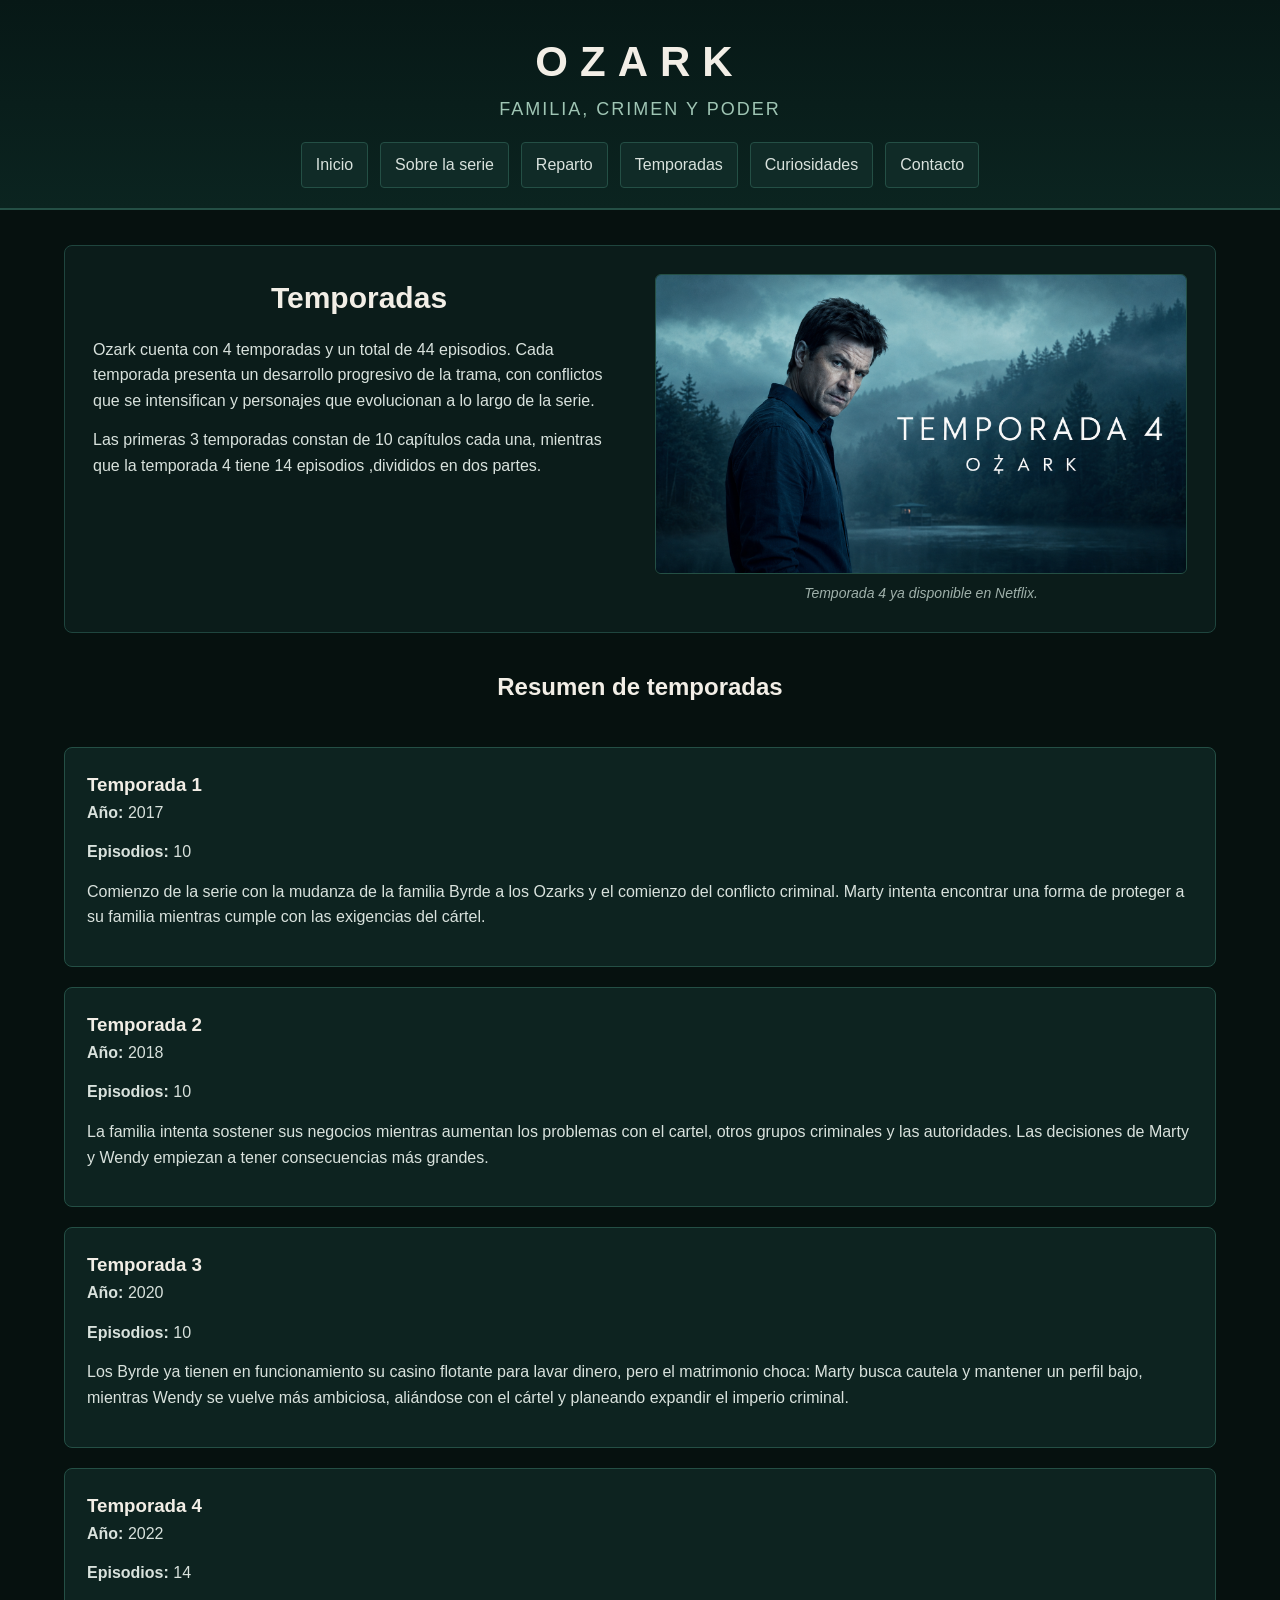
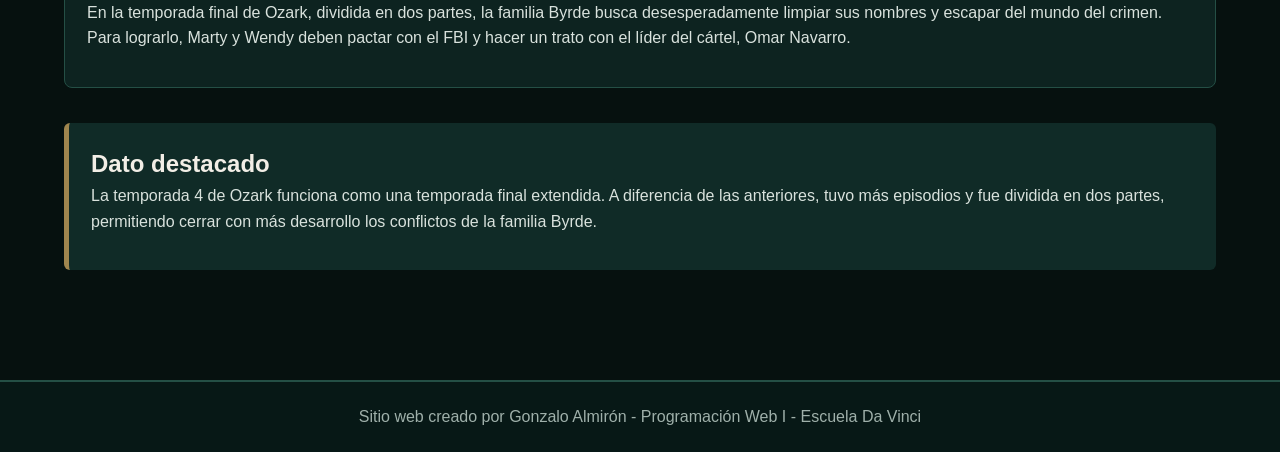
<file: paginas/temporadas.html>
<!DOCTYPE html>
<html lang="es">
<head>
    <meta charset="UTF-8">
    <meta name="viewport" content="width=device-width, initial-scale=1.0">
    <title>Temporadas y episodios - Ozark</title>

    <link rel="icon" href="../img/logo-ozark.jpg">
    <link rel="stylesheet" href="../css/estilos.css">
</head>
<body>

    <header class="encabezado">
        <h1>
            <span class="marca-ozark">Ozark</span>
            <span class="nombre-sitio">familia, crimen y poder</span>
        </h1>

        <nav class="navegacion">
            <ul>
                <li><a href="../index.html">Inicio</a></li>
                <li><a href="info.html">Sobre la serie</a></li>
                <li><a href="reparto.html">Reparto</a></li>
                <li><a href="temporadas.html">Temporadas</a></li>
                <li><a href="curiosidades.html">Curiosidades</a></li>
                <li><a href="contacto.html">Contacto</a></li>
            </ul>
        </nav>
    </header>

    <main>
        <section class="presentacion">
            <article class="texto-presentacion">
                <h2>Temporadas</h2>

                <p>
                    Ozark cuenta con 4 temporadas y un total de 44 episodios. Cada temporada presenta un desarrollo progresivo de la trama, con conflictos que se intensifican y personajes que evolucionan a lo largo de la serie.
                </p>

                <p>
                    Las primeras 3 temporadas constan de 10 capítulos cada una, mientras que la temporada 4 tiene 14 episodios ,divididos en dos partes.
                </p>
            </article>

            <figure class="imagen-principal">
                <img src="../img/temporadas.jpg" alt="Imagen promocional de las temporadas de Ozark">
                <figcaption>Temporada 4 ya disponible en Netflix.</figcaption>
            </figure>
        </section>

        <section class="bloques-inicio">
            <h2>Resumen de temporadas</h2>

            <article class="tarjeta">
                <h3>Temporada 1</h3>

                <p><strong>Año:</strong> 2017</p>
                <p><strong>Episodios:</strong> 10</p>

                <p>
                    Comienzo de la serie con la mudanza de la familia Byrde a los Ozarks y el comienzo del
                    conflicto criminal. Marty intenta encontrar una forma de proteger a su familia
                    mientras cumple con las exigencias del cártel.
                </p>
            </article>

            <article class="tarjeta">
                <h3>Temporada 2</h3>

                <p><strong>Año:</strong> 2018</p>
                <p><strong>Episodios:</strong> 10</p>

                <p>
                    La familia intenta sostener sus negocios mientras aumentan los problemas
                    con el cartel, otros grupos criminales y las autoridades. Las decisiones de Marty y Wendy empiezan
                    a tener consecuencias más grandes.
                </p>
            </article>

            <article class="tarjeta">
                <h3>Temporada 3</h3>

                <p><strong>Año:</strong> 2020</p>
                <p><strong>Episodios:</strong> 10</p>

                <p>
                    Los Byrde ya tienen en funcionamiento su casino flotante para lavar dinero, pero el matrimonio choca: Marty busca cautela y mantener un perfil bajo, mientras Wendy se vuelve más ambiciosa, aliándose con el cártel y planeando expandir el imperio criminal.
                </p>
            </article>

            <article class="tarjeta">
                <h3>Temporada 4</h3>

                <p><strong>Año:</strong> 2022</p>
                <p><strong>Episodios:</strong> 14</p>

                <p>
                    En la temporada final de Ozark, dividida en dos partes, la familia Byrde busca desesperadamente limpiar sus nombres y escapar del mundo del crimen. Para lograrlo, Marty y Wendy deben pactar con el FBI y hacer un trato con el líder del cártel, Omar Navarro.
                </p>
            </article>
        </section>

        <aside class="dato-destacado">
            <h2>Dato destacado</h2>

            <p>
                La temporada 4 de Ozark funciona como una temporada final extendida. A diferencia de las anteriores, tuvo más episodios y fue dividida en dos partes, permitiendo cerrar con más desarrollo los conflictos de la familia Byrde.

            </p>
        </aside>
    </main>

    <footer>
        <p>Sitio web creado por Gonzalo Almirón - Programación Web I - Escuela Da Vinci</p>
    </footer>

</body>
</html>
</file>
<file: css/estilos.css>
* {
    box-sizing: border-box;
    margin: 0;
    padding: 0;
}

body {
    display: flex;
    flex-direction: column;
    min-height: 100vh;
    font-family: Arial, Helvetica, sans-serif;
    background: #06110f;
    color: #d9e2dd;
    line-height: 1.6;
}

img {
    max-width: 100%;
    display: block;
}

a {
    color: #9fc5b4;
    text-decoration: none;
}

a:hover {
    color: #f2eee6;
}

main {
    flex: auto;
    width: 90%;
    max-width: 1180px;
    margin: 35px auto;
}

section,
aside {
    margin-bottom: 35px;
}

h2,
h3 {
    color: #f2eee6;
}

p {
    margin-bottom: 14px;
}

.encabezado {
    background: linear-gradient(180deg, #071816, #0b2420);
    border-bottom: 2px solid #244f45;
    padding: 28px 20px 20px;
    text-align: center;
}

.encabezado h1 {
    margin-bottom: 18px;
}

.marca-ozark {
    display: block;
    color: #f2eee6;
    font-size: 42px;
    letter-spacing: 12px;
    text-transform: uppercase;
}

.nombre-sitio {
    display: block;
    color: #9fc5b4;
    font-size: 18px;
    font-weight: normal;
    letter-spacing: 2px;
    text-transform: uppercase;
}

.navegacion ul {
    list-style: none;
    display: flex;
    justify-content: center;
    flex-wrap: wrap;
    gap: 12px;
}

.navegacion a {
    display: block;
    padding: 9px 14px;
    background-color: #102b27;
    border: 1px solid #244f45;
    border-radius: 4px;
    color: #d9e2dd;
    transition: background-color 0.3s, color 0.3s, transform 0.3s;
}

.navegacion a:hover {
    background-color: #1d4a40;
    color: #ffffff;
    transform: translateY(-2px);
}

.presentacion {
    display: flex;
    gap: 30px;
    align-items: flex-start;
    background-color: #0b1c1a;
    border: 1px solid #1f453e;
    border-radius: 8px;
    padding: 28px;
}

.texto-presentacion,
.imagen-principal {
    flex: 1;
}

.texto-presentacion h2 {
    color: #f2eee6;
    margin-bottom: 15px;
    font-size: 30px;
    text-align: center;
}

.texto-importante {
    font-size:18px;
    font-weight: bold;
}

.imagen-principal img,
.imagen-secundaria img {
    border-radius: 6px;
    border: 1px solid #244f45;
}

figcaption {
    margin-top: 8px;
    color: #9fb0aa;
    font-size: 14px;
    font-style: italic;
    text-align: center;
}

.galeria-inicio {
    display: flex;
    gap: 30px;
    align-items: center;
    background-color: #091816;
    border: 1px solid #1f453e;
    border-radius: 8px;
    padding: 25px;
}

.imagen-secundaria,
.texto-secundario {
    flex: 1;
}

.claves-inicio h2,
.bloques-inicio h2,
.info-serie h2,
.datos-serie h2,
.reparto h2,
.trailer h2 {
    text-align: center;
    margin-bottom: 20px;
}

.tarjetas-claves {
    display: grid;
    grid-template-columns: repeat(3, 1fr);
    gap: 22px;
}

.tarjeta {
    min-width: 0;
    overflow-wrap: anywhere;
    background-color: #0d2320;
    border: 1px solid #244f45;
    border-radius: 8px;
    padding: 22px;
    transition: transform 0.3s, background-color 0.3s;
}

.tarjeta:hover {
    background-color: #12312c;
}

.tarjeta-clave {
    border-top: 4px solid #a0864e;
}

.tarjeta-clave:hover {
    border-top-color: #e6a422;
}

.bloques-inicio {
    display: grid;
    gap: 20px;
}

.dato-destacado {
    background-color: #102b27;
    border-left: 5px solid #a0864e;
    border-radius: 6px;
    padding: 22px;
}
.info-serie {
    background-color: #091816;
    border: 1px solid #1f453e;
    border-radius: 8px;
    padding: 25px;
}

.datos-serie {
    background-color: #0b1c1a;
    border: 1px solid #1f453e;
    border-radius: 8px;
    padding: 25px;
}

.lista-datos {
    max-width: 700px;
    margin: 25px;
}

.lista-datos li {
    margin-bottom: 10px;
}

.trailer {
    background-color: #091816;
    border: 1px solid #1f453e;
    border-radius: 8px;
    padding: 25px;
    text-align: center;
}

iframe,
.trailer iframe {
    max-width: 100%;
    border: 1px solid #244f45;
    border-radius: 6px;
}

/* Reparto */

.reparto {
    background-color: #091816;
    border: 1px solid #1f453e;
    border-radius: 8px;
    padding: 25px;
}
.reparto h2{
    font-weight:bold;
    font-size:35px;
}

.foto-personaje {
    display: grid;
    gap: 22px;
}

.personaje {
    display: flex;
    gap: 25px;
    background-color: #0d2320;
    border: 2px solid #244f45;
    border-radius: 8px;
    padding: 22px;
}

.personaje figure {
    width: 320px;
}

.personaje img {
    width: 100%;
    border-radius: 6px;
    border: 1px solid #244f45;
}

.contenido-personaje {
    flex: 1;
}

.contenido-personaje h3 {
    margin-bottom: 12px;
    font-size: 24px;
}


/* Formulario */

form {
    display: grid;
    gap: 16px;
}

label {
    display: block;
    margin-bottom: 6px;
    color: #f2eee6;
    font-weight: bold;
}

input,
select,
textarea {
    width: 100%;
    padding: 11px;
    background-color: #06110f;
    border: 1px solid #244f45;
    border-radius: 4px;
    color: #f2eee6;
    font-family: Arial, Helvetica, sans-serif;
}


input[type="checkbox"] {
    width: auto;
    padding: 0;
    margin-right: 8px;
}

input:focus,
select:focus,
textarea:focus {
    outline: none;
    border-color: #7bb39e;
}

button {
    justify-self: start;
    padding: 11px 18px;
    background-color: #1d4a40;
    color: #ffffff;
    border: none;
    border-radius: 4px;
    cursor: pointer;
    transition: background-color 0.3s;
}

button:hover {
    background-color: #2c6658;
}

.enlace-volver {
    display: inline-block;
    margin-top: 24px;
    color: #ffffff;
}

.enlace-volver:hover,
.enlace-volver:focus-visible {
    color: #ffffff;
    text-decoration: underline;
}

/* Footer */

footer {
    background-color: #071816;
    border-top: 2px solid #244f45;
    color: #9fb0aa;
    text-align: center;
    padding: 22px;
    margin-top: 40px;
}

footer p {
    margin-bottom: 0;
}

/* Responsive */

@media (max-width: 768px) {
    main {
        width: 94%;
        margin: 25px auto;
    }

    .marca-ozark {
        font-size: 34px;
        letter-spacing: 8px;
    }

    .nombre-sitio {
        font-size: 15px;
    }

    .presentacion,
    .galeria-inicio,
    .personaje {
        flex-direction: column;
    }

    .tarjetas-claves {
        grid-template-columns: 1fr;
    }

    .personaje figure {
        width: 100%;
        max-width: 260px;
        margin: 0 auto;
    }

    .texto-presentacion h2 {
        font-size: 25px;
    }

    .navegacion ul {
        flex-direction: column;
        align-items: stretch;
    }

    .navegacion a {
        text-align: center;
    }
}
</file>
